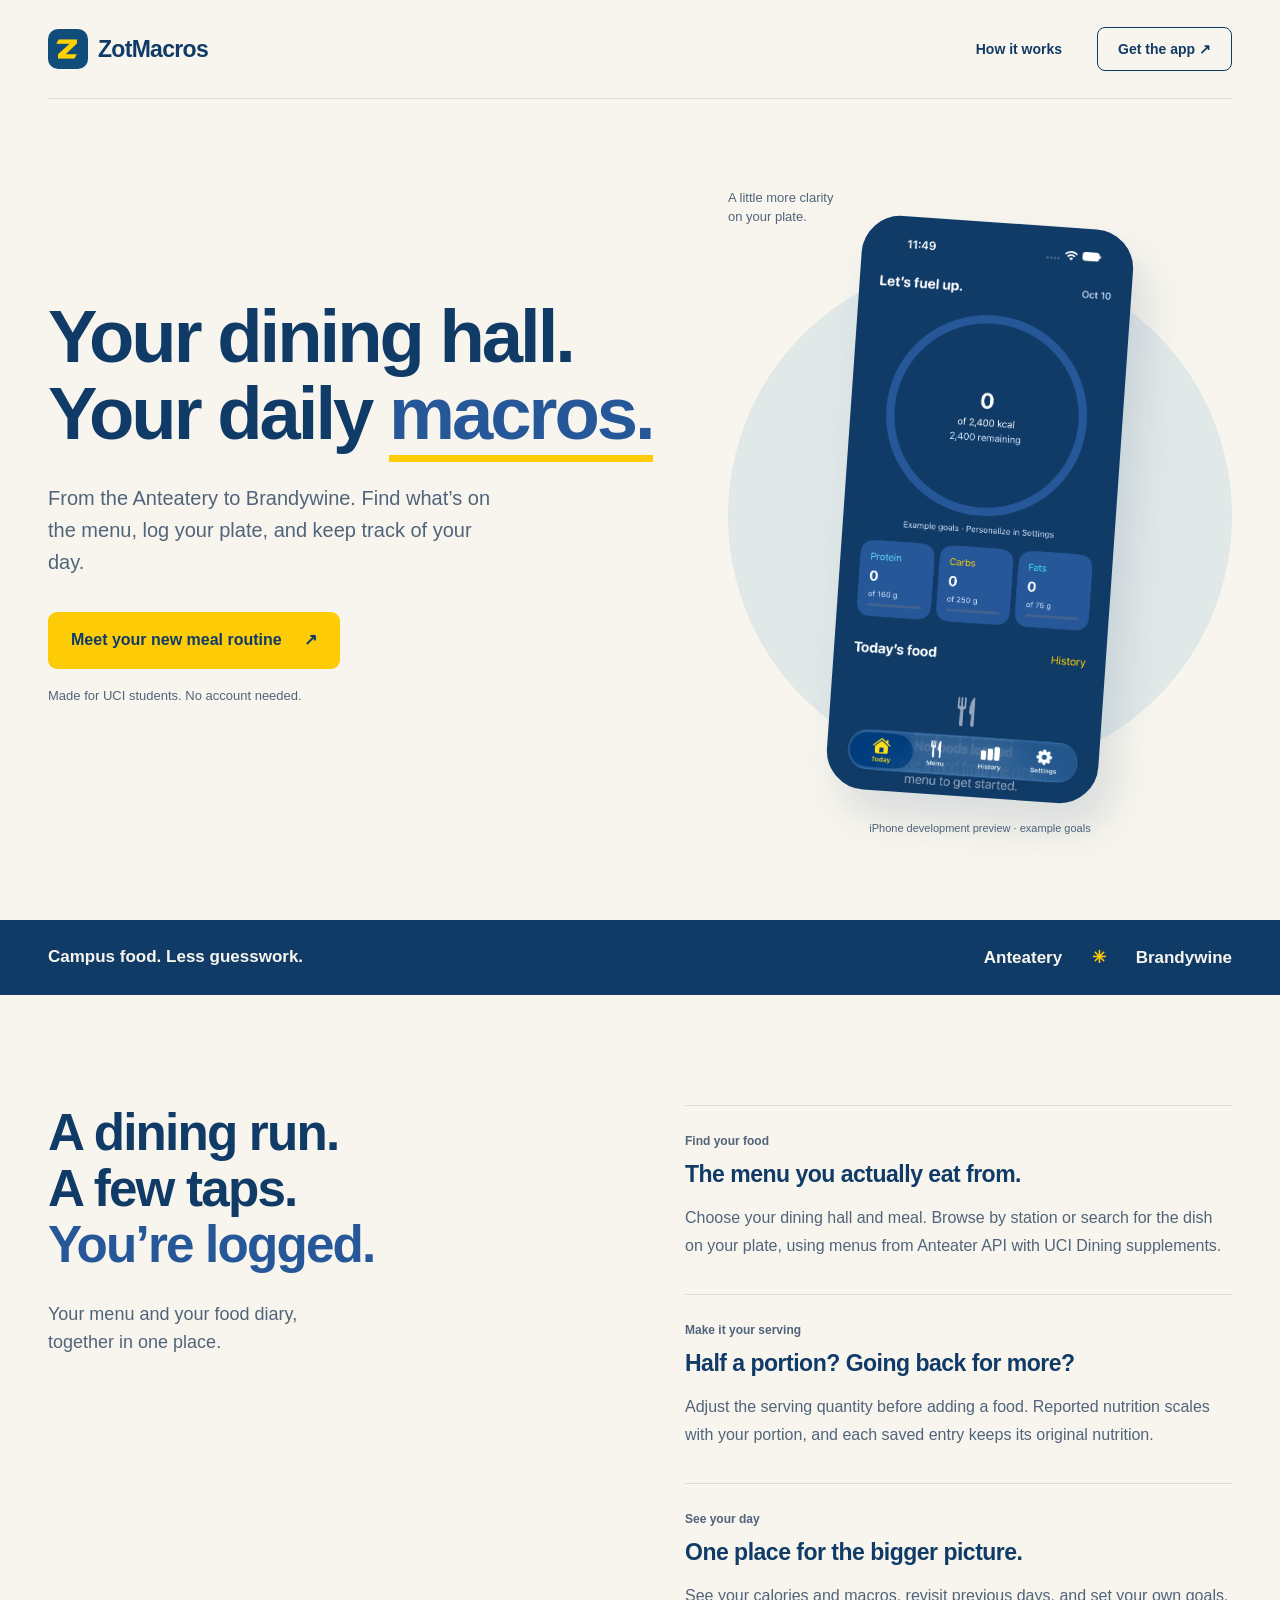
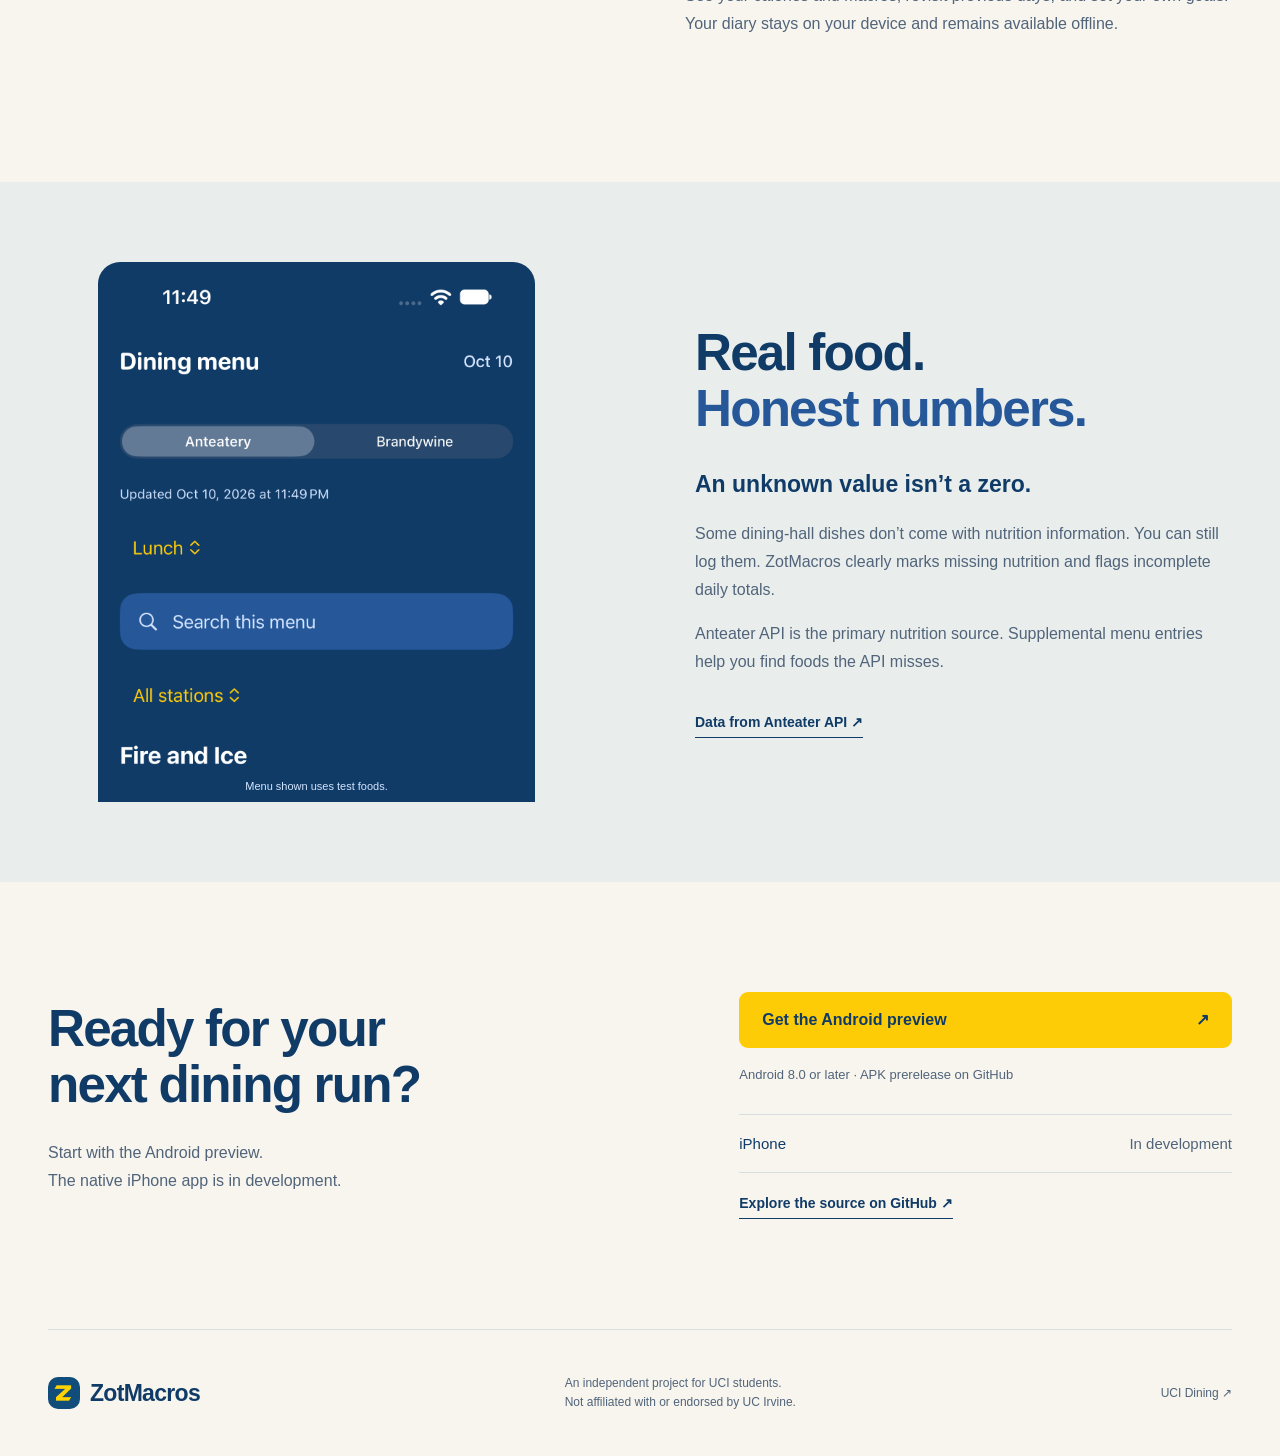
<file: index.html>
<!doctype html>
<html lang="en">
<head>
<meta charset="utf-8"><meta name="viewport" content="width=device-width,initial-scale=1">
<title>ZotMacros — Your dining hall. Your daily macros.</title>
<meta name="description" content="A nutrition tracker built for UC Irvine dining. Find your food, choose your serving, and keep a diary on your phone. Try the Android preview.">
<meta name="theme-color" content="#103b67"><link rel="icon" href="assets/logo.png"><link rel="stylesheet" href="style.css">
</head>
<body>
<a class="skip" href="#main">Skip to content</a>
<header class="nav wrap"><a class="brand" href="#" aria-label="ZotMacros home"><img src="assets/logo.png" alt="" width="40" height="40">ZotMacros</a><nav aria-label="Main navigation"><a href="#how">How it works</a><a href="#download" class="nav-button">Get the app <span aria-hidden="true">↗</span></a></nav></header>
<main id="main">
<section class="hero wrap">
<div class="hero-copy"><h1>Your dining hall.<br>Your daily <em>macros.</em></h1><p class="intro">From the Anteatery to Brandywine. Find what’s on the menu, log your plate, and keep track of your day.</p><div class="actions"><a class="button primary" href="#download">Meet your new meal routine <span aria-hidden="true">↗</span></a></div><p class="small">Made for UCI students. No account needed.</p></div>
<div class="hero-visual"><span class="orbit-label">A little more clarity<br>on your plate.</span><div class="phone"><img src="assets/today.png" width="1206" height="2622" alt="ZotMacros Today screen showing calorie goals, protein, carbs, and fats"></div><p class="image-caption">iPhone development preview · example goals</p></div>
</section>
<div class="ribbon"><div class="wrap"><span>Campus food. Less guesswork.</span><span>Anteatery <i aria-hidden="true">✳</i> Brandywine</span></div></div>
<section id="how" class="how wrap">
<div class="section-heading"><h2>A dining run.<br>A few taps.<br><em>You’re logged.</em></h2><p>Your menu and your food diary,<br>together in one place.</p></div>
<div class="steps"><article><span class="step-label">Find your food</span><h3>The menu you actually eat from.</h3><p>Choose your dining hall and meal. Browse by station or search for the dish on your plate, using menus from Anteater API with UCI Dining supplements.</p></article><article><span class="step-label">Make it your serving</span><h3>Half a portion? Going back for more?</h3><p>Adjust the serving quantity before adding a food. Reported nutrition scales with your portion, and each saved entry keeps its original nutrition.</p></article><article><span class="step-label">See your day</span><h3>One place for the bigger picture.</h3><p>See your calories and macros, revisit previous days, and set your own goals. Your diary stays on your device and remains available offline.</p></article></div>
</section>
<section class="honest"><div class="wrap honest-grid"><div class="menu-visual"><img src="assets/menu.png" alt="Development preview of the dining menu, with an explicitly labeled Nutrition unavailable food" width="1206" height="2622" loading="lazy"><span>Menu shown uses test foods.</span></div><div><h2>Real food.<br><em>Honest numbers.</em></h2><p class="lead">An unknown value isn’t a zero.</p><p>Some dining-hall dishes don’t come with nutrition information. You can still log them. ZotMacros clearly marks missing nutrition and flags incomplete daily totals.</p><p>Anteater API is the primary nutrition source. Supplemental menu entries help you find foods the API misses.</p><a class="text-link" href="https://anteaterapi.com" target="_blank" rel="noopener">Data from Anteater API <span aria-hidden="true">↗</span></a></div></div></section>
<section id="download" class="download wrap"><div><h2>Ready for your<br>next dining run?</h2><p>Start with the Android preview.<br>The native iPhone app is in development.</p></div><div class="download-options"><a class="button primary" href="https://github.com/adityatheperson/ZotMacros/releases/tag/v1.0.2">Get the Android preview <span aria-hidden="true">↗</span></a><p class="small">Android 8.0 or later · APK prerelease on GitHub</p><div class="ios-status"><span>iPhone</span><span>In development</span></div><a class="text-link" href="https://github.com/adityatheperson/ZotMacros/tree/codex/ios-port">Explore the source on GitHub <span aria-hidden="true">↗</span></a></div></section>
</main>
<footer class="wrap"><a class="brand" href="#"><img src="assets/logo.png" width="32" height="32" alt="">ZotMacros</a><p>An independent project for UCI students.<br>Not affiliated with or endorsed by UC Irvine.</p><a href="https://uci.mydininghub.com/">UCI Dining <span aria-hidden="true">↗</span></a></footer>
</body></html>
</file>
<file: style.css>
:root{--navy:#103b67;--blue:#255799;--gold:#fecc07;--paper:#f7f5ee;--muted:#51647a;--line:#d8dedf;color:var(--navy);background:var(--paper);font-family:-apple-system,BlinkMacSystemFont,"Segoe UI",sans-serif;scroll-behavior:smooth}*{box-sizing:border-box}body{margin:0}a{color:inherit;text-decoration:none}a:focus-visible{outline:3px solid #1772ae;outline-offset:6px}::selection{background:var(--gold);color:var(--navy)}.wrap{width:min(1200px,calc(100% - 96px));margin:auto}.nav{display:flex;justify-content:space-between;align-items:center;padding-block:27px;border-bottom:1px solid var(--line)}.brand{display:flex;gap:10px;align-items:center;font-size:23px;font-weight:750;letter-spacing:-.7px}.brand img{border-radius:10px}.nav nav{display:flex;align-items:center;gap:35px;font-size:14px;font-weight:650}.nav-button{padding:13px 20px;border:1px solid var(--navy);border-radius:8px}.hero{display:grid;grid-template-columns:1.25fr 1fr;align-items:center;min-height:800px;gap:50px;padding-block:75px}.hero h1{font-size:clamp(48px,5.8vw,78px);line-height:1.035;letter-spacing:-3px;margin:0 0 30px;font-weight:750}em{font-style:normal;color:var(--blue)}.hero h1 em{position:relative;white-space:nowrap}.hero h1 em:after{content:"";position:absolute;left:0;bottom:-7px;width:100%;height:7px;background:var(--gold)}.intro{font-size:20px;line-height:1.6;max-width:450px;color:var(--muted)}.actions{margin-top:34px}.button{display:flex;align-items:center;justify-content:space-between;gap:22px;min-height:56px;padding:17px 23px;border-radius:9px;font-weight:700;line-height:1.4;transition:background .15s}.primary{background:var(--gold);color:var(--navy)}.primary:hover{background:#f0bd00}.actions .button{display:inline-flex}.small{font-size:13px;line-height:1.7;color:var(--muted);margin-top:16px}.hero-visual{position:relative;display:flex;flex-direction:column;align-items:center;padding-top:15px}.hero-visual:before{content:"";position:absolute;width:100%;height:76%;top:13%;background:#e1e8e8;border-radius:50%;z-index:-1}.phone{width:272px;border:7px solid var(--navy);border-radius:39px;overflow:hidden;transform:rotate(4deg);box-shadow:15px 25px 40px #103b6720;background:var(--navy)}.phone img{width:100%;height:auto;display:block}.orbit-label{align-self:flex-start;font-size:13px;line-height:1.45;margin-bottom:-5px;color:var(--muted)}.image-caption{font-size:11px;color:var(--muted);margin-top:25px}.ribbon{background:var(--navy);color:var(--paper);padding-block:27px}.ribbon .wrap{display:flex;justify-content:space-between;align-items:center;gap:20px;font-size:17px;font-weight:600}.ribbon i{font-style:normal;color:var(--gold);margin-inline:25px}.how{display:grid;grid-template-columns:1fr 1fr;gap:90px;padding-block:110px}h2{font-size:clamp(36px,4vw,53px);line-height:1.1;letter-spacing:-1.8px;margin:0 0 26px}.section-heading p{color:var(--muted);font-size:18px;line-height:1.6}.steps article{border-top:1px solid var(--line);padding:25px 0 18px}.step-label{font-size:12px;font-weight:700;color:var(--muted)}h3{font-size:23px;letter-spacing:-.5px;margin:12px 0}.steps p,.honest p{font-size:16px;line-height:1.75;color:var(--muted)}.honest{background:#e9eeed;padding-block:80px}.honest-grid{display:grid;grid-template-columns:1fr 1fr;gap:110px;align-items:center}.menu-visual{max-height:540px;overflow:hidden;position:relative;border-radius:22px 22px 0 0;margin-inline:50px}.menu-visual img{width:100%;height:auto;display:block}.menu-visual span{position:absolute;bottom:0;left:0;right:0;background:var(--navy);color:#d4e5ff;font-size:11px;padding:10px;text-align:center}.honest .lead{font-size:23px;font-weight:600;color:var(--navy);margin-bottom:12px}.text-link{display:inline-block;font-size:14px;font-weight:650;border-bottom:1px solid currentColor;padding-block:7px;margin-top:15px}.download{display:grid;grid-template-columns:1.2fr 1fr;gap:100px;padding-block:110px;align-items:center}.download p{color:var(--muted);line-height:1.7}.ios-status{display:flex;justify-content:space-between;padding:20px 0;border-block:1px solid var(--line);margin-top:28px;font-size:15px}.ios-status span:last-child{color:var(--muted)}footer{display:flex;align-items:center;justify-content:space-between;gap:25px;border-top:1px solid var(--line);padding-block:32px}footer p,footer>a:last-child{font-size:12px;line-height:1.6;color:var(--muted)}.skip{position:absolute;top:-100px;left:15px;background:var(--gold);padding:12px;z-index:10}.skip:focus{top:10px}@media(max-width:800px){.wrap{width:calc(100% - 40px)}.nav{padding-block:20px}.nav nav>a:first-child{display:none}.brand{font-size:20px}.nav-button{padding:11px 14px}.hero{grid-template-columns:1fr;gap:25px;padding-top:60px;padding-bottom:55px;min-height:auto}.hero h1{font-size:clamp(44px,10vw,68px);letter-spacing:-2px}.intro{font-size:18px}.hero-visual{padding-top:25px;max-width:420px;width:100%;margin:auto}.phone{width:235px}.orbit-label{margin-left:10px}.ribbon .wrap{flex-direction:column;font-size:15px;gap:12px}.how,.honest-grid,.download{grid-template-columns:1fr;gap:30px}.how,.download{padding-block:65px}.honest{padding-block:55px}.honest-grid>div:last-child{grid-row:1}.menu-visual{max-height:390px;max-width:310px;margin:10px auto 0}.download-options{max-width:420px;width:100%}footer{flex-wrap:wrap}.hero-visual:before{width:90%}}@media(prefers-reduced-motion:reduce){:root{scroll-behavior:auto}.button{transition:none}}
</file>
